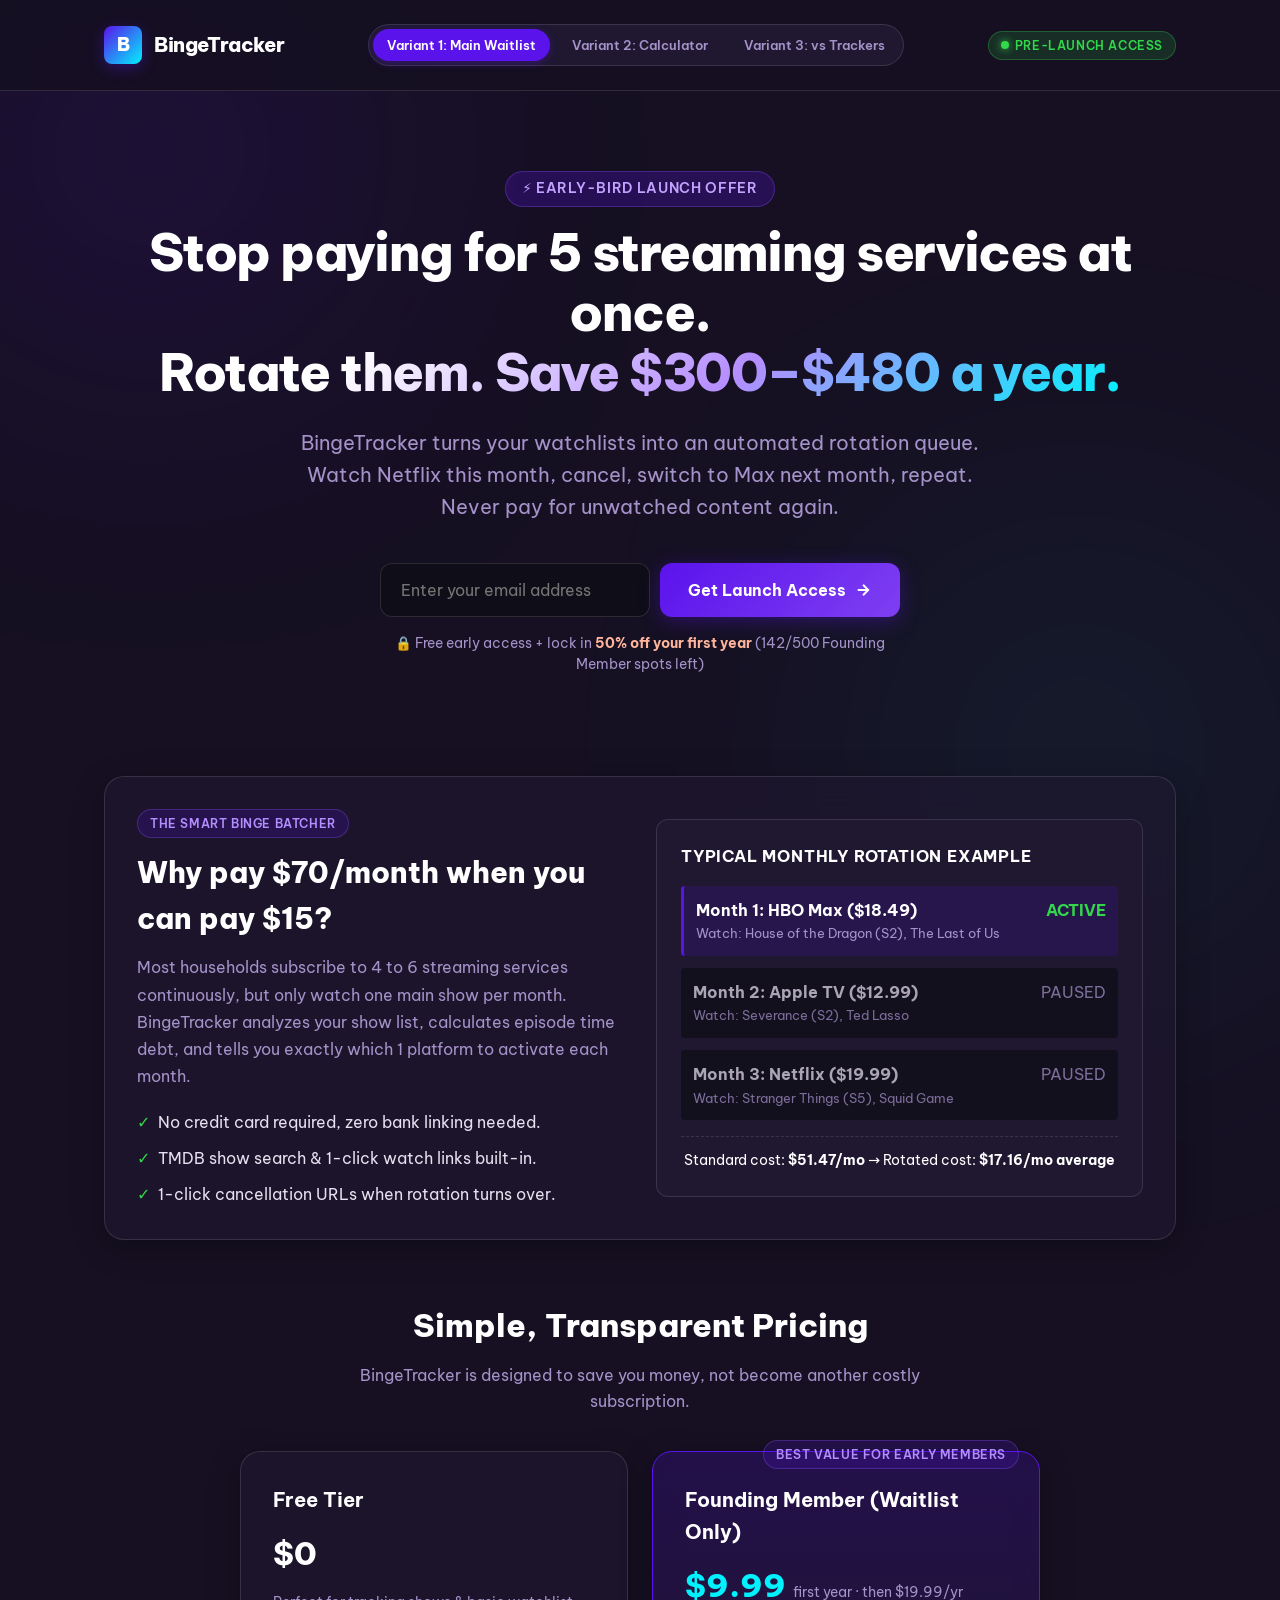
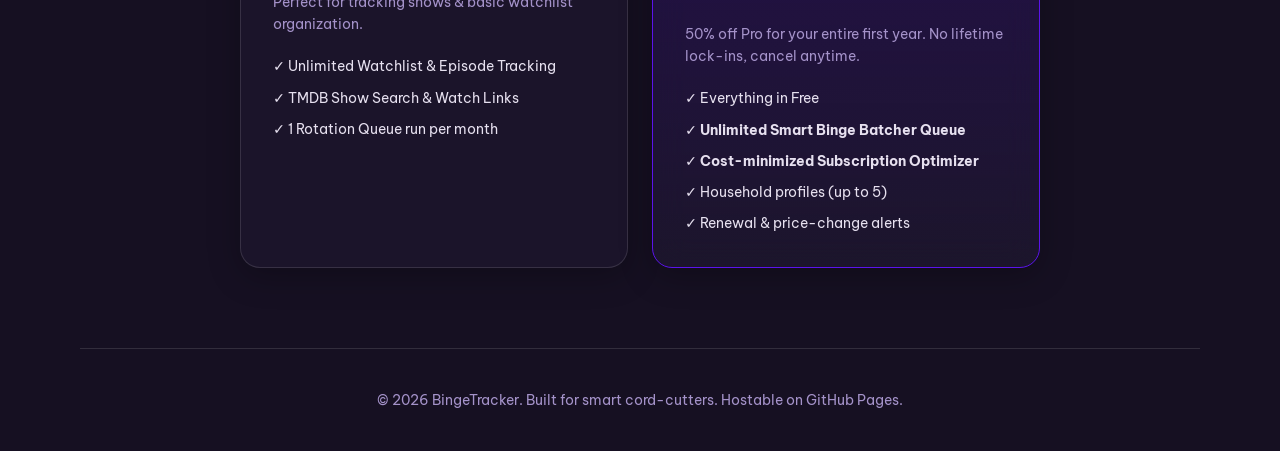
<file: index.html>
<!DOCTYPE html>
<html lang="en">
<head>
  <meta charset="UTF-8">
  <meta name="viewport" content="width=device-width, initial-scale=1.0">
  <title>BingeTracker — Stop Overpaying for Streaming. Rotate & Save $300+/Year</title>
  <meta name="description" content="Stop paying for 5 streaming services at once. BingeTracker automatically rotates your streaming subscriptions based on what you actually watch. Founding Members get 50% off their first year.">
  <link rel="stylesheet" href="shared/styles.css">
</head>
<body>

  <!-- Sticky Header with Navigation & Variant Switcher -->
  <header class="header">
    <div class="container" style="display: flex; justify-content: space-between; align-items: center;">
      <a href="index.html" class="brand">
        <div class="brand-icon">B</div>
        <span>BingeTracker</span>
      </a>

      <!-- Variant Switcher Bar for GitHub Pages testing -->
      <nav class="variant-switcher">
        <a href="index.html" class="variant-btn active">Variant 1: Main Waitlist</a>
        <a href="bleed-calculator/index.html" class="variant-btn">Variant 2: Calculator</a>
        <a href="vs-rocket-money/index.html" class="variant-btn">Variant 3: vs Trackers</a>
      </nav>

      <div class="badge badge-live">
        <span class="pulse-dot"></span>
        <span>Pre-Launch Access</span>
      </div>
    </div>
  </header>

  <main class="container">

    <!-- Hero Section -->
    <section class="hero">
      <div style="margin-bottom: 16px;">
        <span class="badge" style="background: rgba(91, 19, 236, 0.25); color: #C4A2FF; font-size: 0.85rem; padding: 6px 16px;">
          ⚡ Early-Bird Launch Offer
        </span>
      </div>

      <h1 class="hero-title">
        Stop paying for 5 streaming services at once.<br>
        <span class="gradient-text">Rotate them. Save $300–$480 a year.</span>
      </h1>

      <p class="hero-subtitle">
        BingeTracker turns your watchlists into an automated rotation queue. Watch Netflix this month, cancel, switch to Max next month, repeat. Never pay for unwatched content again.
      </p>

      <!-- Form Container -->
      <div class="form-container" style="max-width: 540px; margin: 0 auto;">
        
        <form class="waitlist-form js-waitlist-form" data-variant="main_early_bird">
          <div class="form-group">
            <input type="email" class="input-email" placeholder="Enter your email address" required aria-label="Email address">
            <button type="submit" class="btn-submit">
              Get Launch Access
              <svg width="18" height="18" viewBox="0 0 24 24" fill="none" stroke="currentColor" stroke-width="2.5"><path d="M5 12h14M12 5l7 7-7 7"/></svg>
            </button>
          </div>
          <div class="form-hint">
            <span>🔒 Free early access + lock in <strong style="color: #FFB59B;">50% off your first year</strong> (<span class="js-spots-count">142</span>/500 Founding Member spots left)</span>
          </div>
        </form>

        <div class="form-success">
          <h3 style="font-size: 1.2rem; margin-bottom: 6px; color: #fff;">🎉 You're on the Founding Member list!</h3>
          <p style="font-size: 0.95rem; color: var(--text-muted);">
            We've locked in your <strong>50%-off-first-year Founding Member deal</strong>. Check your email when launch day arrives!
          </p>
        </div>

      </div>
    </section>

    <!-- Value Hook Card -->
    <section style="margin-top: 40px;">
      <div class="glass-card" style="display: grid; grid-template-columns: repeat(auto-fit, minmax(300px, 1fr)); gap: 32px; align-items: center;">
        <div>
          <span class="badge" style="margin-bottom: 12px;">The Smart Binge Batcher</span>
          <h2 style="font-size: 1.8rem; font-weight: 800; color: #fff; margin-bottom: 12px;">
            Why pay $70/month when you can pay $15?
          </h2>
          <p style="color: var(--text-muted); line-height: 1.7; margin-bottom: 20px;">
            Most households subscribe to 4 to 6 streaming services continuously, but only watch one main show per month. BingeTracker analyzes your show list, calculates episode time debt, and tells you exactly which 1 platform to activate each month.
          </p>
          <ul style="list-style: none; display: flex; flex-direction: column; gap: 10px; color: var(--text);">
            <li style="display: flex; align-items: center; gap: 8px;">
              <span class="check-icon">✓</span> No credit card required, zero bank linking needed.
            </li>
            <li style="display: flex; align-items: center; gap: 8px;">
              <span class="check-icon">✓</span> TMDB show search & 1-click watch links built-in.
            </li>
            <li style="display: flex; align-items: center; gap: 8px;">
              <span class="check-icon">✓</span> 1-click cancellation URLs when rotation turns over.
            </li>
          </ul>
        </div>

        <div style="background: var(--surface-low); border: 1px solid var(--border); border-radius: var(--radius-md); padding: 24px;">
          <h3 style="font-size: 1rem; color: var(--text-strong); text-transform: uppercase; letter-spacing: 0.05em; margin-bottom: 16px;">
            Typical Monthly Rotation Example
          </h3>
          <div style="display: flex; flex-direction: column; gap: 12px;">
            <div style="display: flex; justify-content: space-between; padding: 12px; background: rgba(91, 19, 236, 0.15); border-left: 3px solid var(--primary); border-radius: 4px;">
              <div>
                <strong style="color: #fff;">Month 1: HBO Max ($18.49)</strong>
                <div style="font-size: 0.8rem; color: var(--text-muted);">Watch: House of the Dragon (S2), The Last of Us</div>
              </div>
              <span style="color: var(--success); font-weight: 700;">ACTIVE</span>
            </div>
            <div style="display: flex; justify-content: space-between; padding: 12px; background: var(--surface-lowest); border-radius: 4px; opacity: 0.7;">
              <div>
                <strong>Month 2: Apple TV ($12.99)</strong>
                <div style="font-size: 0.8rem; color: var(--text-muted);">Watch: Severance (S2), Ted Lasso</div>
              </div>
              <span style="color: var(--text-muted);">PAUSED</span>
            </div>
            <div style="display: flex; justify-content: space-between; padding: 12px; background: var(--surface-lowest); border-radius: 4px; opacity: 0.7;">
              <div>
                <strong>Month 3: Netflix ($19.99)</strong>
                <div style="font-size: 0.8rem; color: var(--text-muted);">Watch: Stranger Things (S5), Squid Game</div>
              </div>
              <span style="color: var(--text-muted);">PAUSED</span>
            </div>
          </div>
          <div style="margin-top: 16px; text-align: center; padding-top: 12px; border-top: 1px dashed var(--border); font-size: 0.9rem; color: var(--text-strong);">
            Standard cost: <strong>$51.47/mo</strong> → Rotated cost: <strong>$17.16/mo average</strong>
          </div>
        </div>
      </div>
    </section>

    <!-- Pricing Strategy & Tier Guarantee -->
    <section style="margin-top: 60px; text-align: center;">
      <h2 style="font-size: 2rem; font-weight: 800; color: #fff; margin-bottom: 12px;">
        Simple, Transparent Pricing
      </h2>
      <p style="color: var(--text-muted); max-width: 600px; margin: 0 auto 36px;">
        BingeTracker is designed to save you money, not become another costly subscription.
      </p>

      <div style="display: grid; grid-template-columns: repeat(auto-fit, minmax(280px, 1fr)); gap: 24px; max-width: 800px; margin: 0 auto;">
        
        <!-- Free Tier Card -->
        <div class="glass-card" style="text-align: left;">
          <h3 style="font-size: 1.25rem; color: #fff;">Free Tier</h3>
          <div style="font-size: 2rem; font-weight: 800; color: #fff; margin: 12px 0;">$0</div>
          <p style="font-size: 0.875rem; color: var(--text-muted); margin-bottom: 20px;">Perfect for tracking shows & basic watchlist organization.</p>
          <ul style="list-style: none; font-size: 0.9rem; display: flex; flex-direction: column; gap: 8px; color: var(--text);">
            <li>✓ Unlimited Watchlist & Episode Tracking</li>
            <li>✓ TMDB Show Search & Watch Links</li>
            <li>✓ 1 Rotation Queue run per month</li>
          </ul>
        </div>

        <!-- Founding Member Deal Card -->
        <div class="glass-card" style="text-align: left; border-color: var(--primary); background: linear-gradient(180deg, rgba(91, 19, 236, 0.2), rgba(31, 24, 48, 0.7)); position: relative;">
          <div style="position: absolute; top: -12px; right: 20px;" class="badge">BEST VALUE FOR EARLY MEMBERS</div>
          <h3 style="font-size: 1.25rem; color: #fff;">Founding Member (Waitlist Only)</h3>
          <div style="font-size: 2rem; font-weight: 800; color: var(--accent-cyan); margin: 12px 0;">$9.99 <span style="font-size: 0.9rem; color: var(--text-muted); font-weight: 400;">first year · then $19.99/yr</span></div>
          <p style="font-size: 0.875rem; color: var(--text-muted); margin-bottom: 20px;">50% off Pro for your entire first year. No lifetime lock-ins, cancel anytime.</p>
          <ul style="list-style: none; font-size: 0.9rem; display: flex; flex-direction: column; gap: 8px; color: var(--text);">
            <li>✓ Everything in Free</li>
            <li>✓ <strong>Unlimited Smart Binge Batcher Queue</strong></li>
            <li>✓ <strong>Cost-minimized Subscription Optimizer</strong></li>
            <li>✓ Household profiles (up to 5)</li>
            <li>✓ Renewal & price-change alerts</li>
          </ul>
        </div>

      </div>
    </section>

  </main>

  <!-- Van Westendorp Pricing Sensitivity Modal -->
  <div class="modal-backdrop" id="pricing-survey-modal">
    <div class="modal-card">
      <button class="modal-close js-close-modal">&times;</button>
      <span class="badge" style="margin-bottom: 8px;">Help Shape BingeTracker Pricing</span>
      <h3 style="font-size: 1.35rem; font-weight: 800; color: #fff; margin-bottom: 10px;">
        Quick 30-Second Pricing Survey (Optional)
      </h3>
      <p style="font-size: 0.9rem; color: var(--text-muted); margin-bottom: 20px;">
        As a waitlist member, your feedback directly decides our final monthly subscription pricing.
      </p>

      <form id="survey-form" style="display: flex; flex-direction: column; gap: 14px;">
        <div>
          <label style="font-size: 0.85rem; color: var(--text-strong); display: block; margin-bottom: 4px;">
            1. At what monthly price would BingeTracker be so cheap you'd question its quality?
          </label>
          <input type="number" step="0.50" name="too_cheap" class="input-email" placeholder="e.g. $0.99/mo" style="width: 100%; padding: 10px 14px;">
        </div>

        <div>
          <label style="font-size: 0.85rem; color: var(--text-strong); display: block; margin-bottom: 4px;">
            2. At what monthly price would it be a great deal / bargain?
          </label>
          <input type="number" step="0.50" name="bargain" class="input-email" placeholder="e.g. $2.99/mo" style="width: 100%; padding: 10px 14px;">
        </div>

        <div>
          <label style="font-size: 0.85rem; color: var(--text-strong); display: block; margin-bottom: 4px;">
            3. At what price would it start to feel expensive, but still acceptable?
          </label>
          <input type="number" step="0.50" name="expensive" class="input-email" placeholder="e.g. $4.99/mo" style="width: 100%; padding: 10px 14px;">
        </div>

        <div>
          <label style="font-size: 0.85rem; color: var(--text-strong); display: block; margin-bottom: 4px;">
            4. At what price would it be too expensive to consider?
          </label>
          <input type="number" step="0.50" name="too_expensive" class="input-email" placeholder="e.g. $8.99/mo" style="width: 100%; padding: 10px 14px;">
        </div>

        <button type="submit" class="btn-submit" style="margin-top: 8px;">
          Submit Feedback
        </button>
      </form>
    </div>
  </div>

  <footer class="footer container">
    <p>&copy; 2026 BingeTracker. Built for smart cord-cutters. Hostable on GitHub Pages.</p>
  </footer>

  <script src="shared/waitlist-form.js"></script>
</body>
</html>
</file>
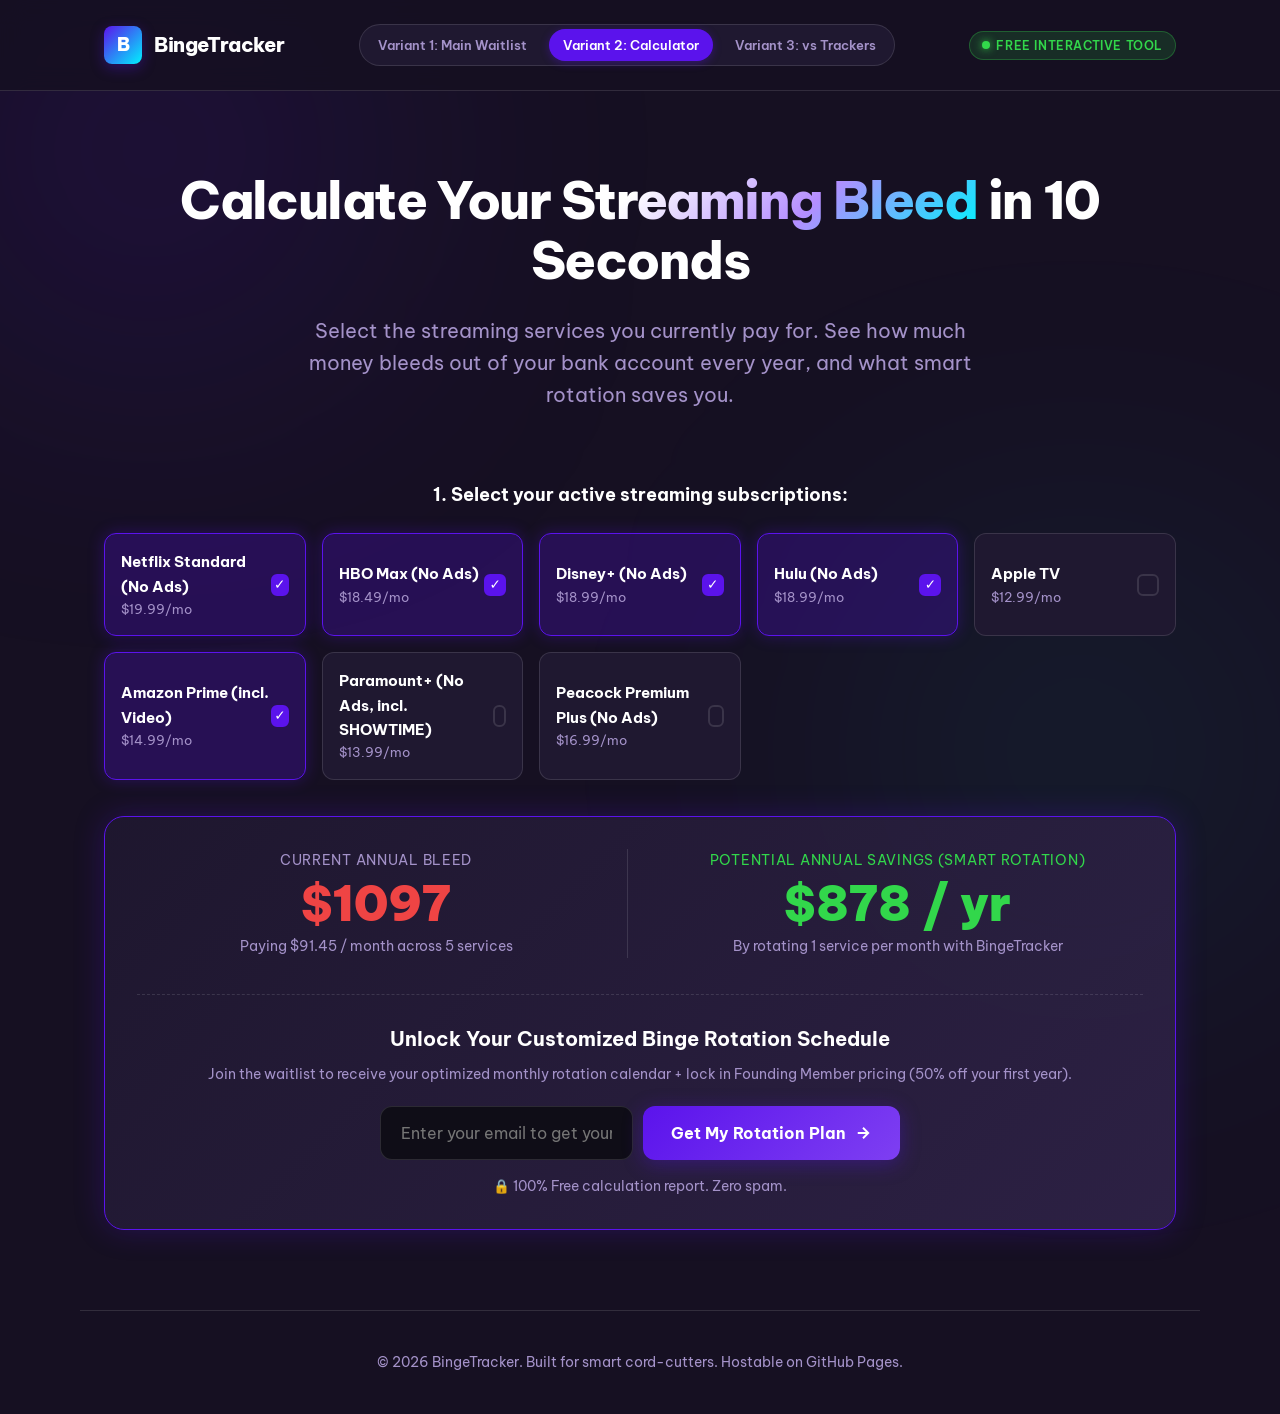
<file: bleed-calculator/index.html>
<!DOCTYPE html>
<html lang="en">
<head>
  <meta charset="UTF-8">
  <meta name="viewport" content="width=device-width, initial-scale=1.0">
  <title>Streaming Bleed Calculator — Calculate How Much You Overpay | BingeTracker</title>
  <meta name="description" content="Calculate how much money you waste paying for unused streaming services every month, and see how much smart rotation saves you.">
  <link rel="stylesheet" href="../shared/styles.css">
  <style>
    .service-grid {
      display: grid;
      grid-template-columns: repeat(auto-fill, minmax(200px, 1fr));
      gap: 16px;
      margin: 24px 0 36px;
    }
    .service-card {
      background: var(--surface-low);
      border: 1px solid var(--border);
      border-radius: var(--radius-md);
      padding: 16px;
      display: flex;
      align-items: center;
      justify-content: space-between;
      cursor: pointer;
      user-select: none;
      transition: all 0.2s ease;
    }
    .service-card:hover {
      border-color: var(--primary-light);
    }
    .service-card.selected {
      background: rgba(91, 19, 236, 0.25);
      border-color: var(--primary);
      box-shadow: 0 0 16px rgba(91, 19, 236, 0.3);
    }
    .service-info {
      display: flex;
      flex-direction: column;
    }
    .service-name {
      font-weight: 700;
      color: #fff;
      font-size: 0.95rem;
    }
    .service-price {
      font-size: 0.8rem;
      color: var(--text-muted);
    }
    .checkbox-custom {
      width: 22px;
      height: 22px;
      border-radius: 6px;
      border: 2px solid var(--border);
      display: flex;
      align-items: center;
      justify-content: center;
      font-weight: bold;
      color: #fff;
      font-size: 0.85rem;
      transition: all 0.2s ease;
    }
    .service-card.selected .checkbox-custom {
      background: var(--primary);
      border-color: var(--primary);
    }
    .calculator-results {
      background: linear-gradient(135deg, rgba(31, 24, 48, 0.9), rgba(47, 35, 72, 0.9));
      border: 1px solid var(--primary);
      border-radius: var(--radius-lg);
      padding: 32px;
      text-align: center;
      box-shadow: var(--shadow-glow);
    }
    .result-number {
      font-size: 3rem;
      font-weight: 900;
      color: var(--error);
      line-height: 1;
      margin: 8px 0;
    }
    .savings-number {
      font-size: 3rem;
      font-weight: 900;
      color: var(--success);
      line-height: 1;
      margin: 8px 0;
    }
  </style>
</head>
<body>

  <!-- Sticky Header -->
  <header class="header">
    <div class="container" style="display: flex; justify-content: space-between; align-items: center;">
      <a href="../index.html" class="brand">
        <div class="brand-icon">B</div>
        <span>BingeTracker</span>
      </a>

      <!-- Variant Switcher Bar for GitHub Pages testing -->
      <nav class="variant-switcher">
        <a href="../index.html" class="variant-btn">Variant 1: Main Waitlist</a>
        <a href="index.html" class="variant-btn active">Variant 2: Calculator</a>
        <a href="../vs-rocket-money/index.html" class="variant-btn">Variant 3: vs Trackers</a>
      </nav>

      <div class="badge badge-live">
        <span class="pulse-dot"></span>
        <span>Free Interactive Tool</span>
      </div>
    </div>
  </header>

  <main class="container">

    <!-- Hero Section -->
    <section class="hero" style="padding-bottom: 30px;">
      <h1 class="hero-title">
        Calculate Your <span class="gradient-text">Streaming Bleed</span> in 10 Seconds
      </h1>
      <p class="hero-subtitle">
        Select the streaming services you currently pay for. See how much money bleeds out of your bank account every year, and what smart rotation saves you.
      </p>
    </section>

    <!-- Interactive Selector & Calculator Section -->
    <section>
      <h3 style="font-size: 1.1rem; color: #fff; text-align: center; margin-bottom: 12px;">
        1. Select your active streaming subscriptions:
      </h3>

      <div class="service-grid" id="service-grid">
        <!-- Interactive Service Cards populated via JS -->
      </div>

      <!-- Results Panel -->
      <div class="calculator-results">
        <div style="display: grid; grid-template-columns: repeat(auto-fit, minmax(240px, 1fr)); gap: 24px; align-items: center;">
          
          <div style="border-right: 1px solid var(--border); padding-right: 12px;">
            <div style="font-size: 0.9rem; text-transform: uppercase; letter-spacing: 0.05em; color: var(--text-muted);">
              Current Annual Bleed
            </div>
            <div class="result-number" id="annual-bleed">$0</div>
            <div style="font-size: 0.85rem; color: var(--text-muted);" id="monthly-bleed">
              Paying $0.00 / month across 0 services
            </div>
          </div>

          <div>
            <div style="font-size: 0.9rem; text-transform: uppercase; letter-spacing: 0.05em; color: var(--success);">
              Potential Annual Savings (Smart Rotation)
            </div>
            <div class="savings-number" id="annual-savings">$0</div>
            <div style="font-size: 0.85rem; color: var(--text-muted);" id="savings-breakdown">
              By rotating 1 service per month with BingeTracker
            </div>
          </div>

        </div>

        <!-- Email Gate Section -->
        <div style="margin-top: 36px; padding-top: 28px; border-top: 1px dashed var(--border);" class="form-container">
          <h3 style="font-size: 1.25rem; font-weight: 700; color: #fff; margin-bottom: 8px;">
            Unlock Your Customized Binge Rotation Schedule
          </h3>
          <p style="font-size: 0.9rem; color: var(--text-muted); margin-bottom: 20px;">
            Join the waitlist to receive your optimized monthly rotation calendar + lock in Founding Member pricing (50% off your first year).
          </p>

          <form class="waitlist-form js-waitlist-form" data-variant="calculator_gate">
            <div class="form-group">
              <input type="email" class="input-email" placeholder="Enter your email to get your schedule" required aria-label="Email address">
              <button type="submit" class="btn-submit">
                Get My Rotation Plan
                <svg width="18" height="18" viewBox="0 0 24 24" fill="none" stroke="currentColor" stroke-width="2.5"><path d="M5 12h14M12 5l7 7-7 7"/></svg>
              </button>
            </div>
            <div class="form-hint">
              <span>🔒 100% Free calculation report. Zero spam.</span>
            </div>
          </form>

          <div class="form-success">
            <h3 style="font-size: 1.2rem; margin-bottom: 6px; color: #fff;">🎉 Schedule request received!</h3>
            <p style="font-size: 0.95rem; color: var(--text-muted);">
              We've saved your calculated <strong><span id="saved-amount-text">$300+</span> annual savings plan</strong> and assigned your early-bird spot!
            </p>
          </div>
        </div>

      </div>
    </section>

  </main>

  <footer class="footer container">
    <p>&copy; 2026 BingeTracker. Built for smart cord-cutters. Hostable on GitHub Pages.</p>
  </footer>

  <script src="../shared/waitlist-form.js"></script>
  <script>
    // Interactive Calculator Script
    // Prices verified Aug 2026 (US, ad-free standard tier): streaming-wars tracker (Jul 2026),
    // Decider (Aug 2026), PCMag (Mar 2026), subscriptionpriceguide.com (Jul 2026)
    const SERVICES = [
      { id: 'netflix', name: 'Netflix Standard (No Ads)', price: 19.99, defaultSelected: true },
      { id: 'max', name: 'HBO Max (No Ads)', price: 18.49, defaultSelected: true },
      { id: 'disney', name: 'Disney+ (No Ads)', price: 18.99, defaultSelected: true },
      { id: 'hulu', name: 'Hulu (No Ads)', price: 18.99, defaultSelected: true },
      { id: 'apple', name: 'Apple TV', price: 12.99, defaultSelected: false },
      { id: 'prime', name: 'Amazon Prime (incl. Video)', price: 14.99, defaultSelected: true },
      { id: 'paramount', name: 'Paramount+ (No Ads, incl. SHOWTIME)', price: 13.99, defaultSelected: false },
      { id: 'peacock', name: 'Peacock Premium Plus (No Ads)', price: 16.99, defaultSelected: false }
    ];

    const state = new Set(SERVICES.filter(s => s.defaultSelected).map(s => s.id));

    function renderServices() {
      const grid = document.getElementById('service-grid');
      grid.innerHTML = '';

      SERVICES.forEach(service => {
        const isSelected = state.has(service.id);
        const card = document.createElement('div');
        card.className = `service-card ${isSelected ? 'selected' : ''}`;
        card.onclick = () => toggleService(service.id);

        card.innerHTML = `
          <div class="service-info">
            <span class="service-name">${service.name}</span>
            <span class="service-price">$${service.price.toFixed(2)}/mo</span>
          </div>
          <div class="checkbox-custom">${isSelected ? '✓' : ''}</div>
        `;

        grid.appendChild(card);
      });

      calculateTotals();
    }

    function toggleService(id) {
      if (state.has(id)) {
        state.delete(id);
      } else {
        state.add(id);
      }
      renderServices();
    }

    function calculateTotals() {
      const selectedServices = SERVICES.filter(s => state.has(s.id));
      const monthlyTotal = selectedServices.reduce((sum, s) => sum + s.price, 0);
      const annualBleed = monthlyTotal * 12;

      // Average single rotated service cost is ~$13.50/mo ($162/yr)
      const avgRotatedAnnual = selectedServices.length > 0 ? (monthlyTotal / Math.max(1, selectedServices.length)) * 12 : 0;
      const annualSavings = Math.max(0, annualBleed - avgRotatedAnnual);

      document.getElementById('annual-bleed').textContent = `$${annualBleed.toFixed(0)}`;
      document.getElementById('monthly-bleed').textContent = `Paying $${monthlyTotal.toFixed(2)} / month across ${selectedServices.length} services`;
      document.getElementById('annual-savings').textContent = `$${annualSavings.toFixed(0)} / yr`;

      const savedText = document.getElementById('saved-amount-text');
      if (savedText) savedText.textContent = `$${annualSavings.toFixed(0)}/yr`;
    }

    document.addEventListener('DOMContentLoaded', renderServices);
  </script>
</body>
</html>
</file>
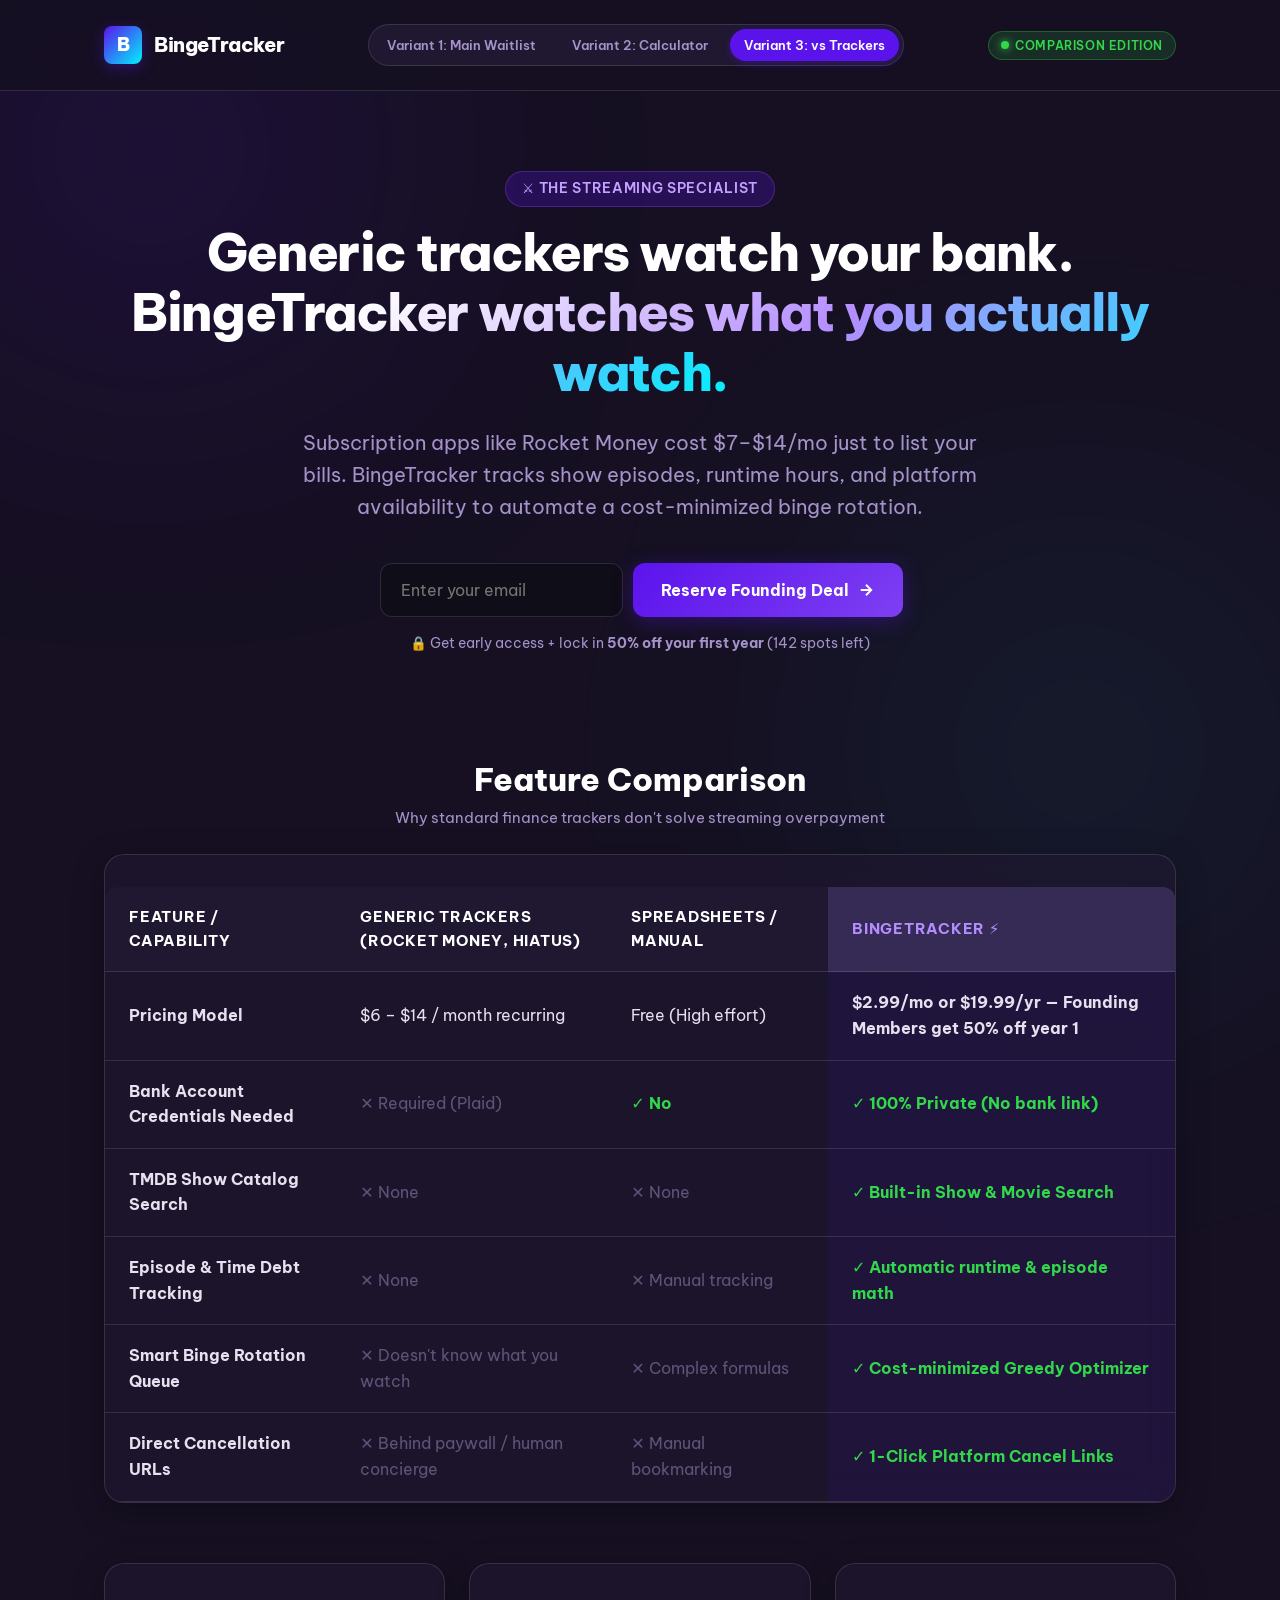
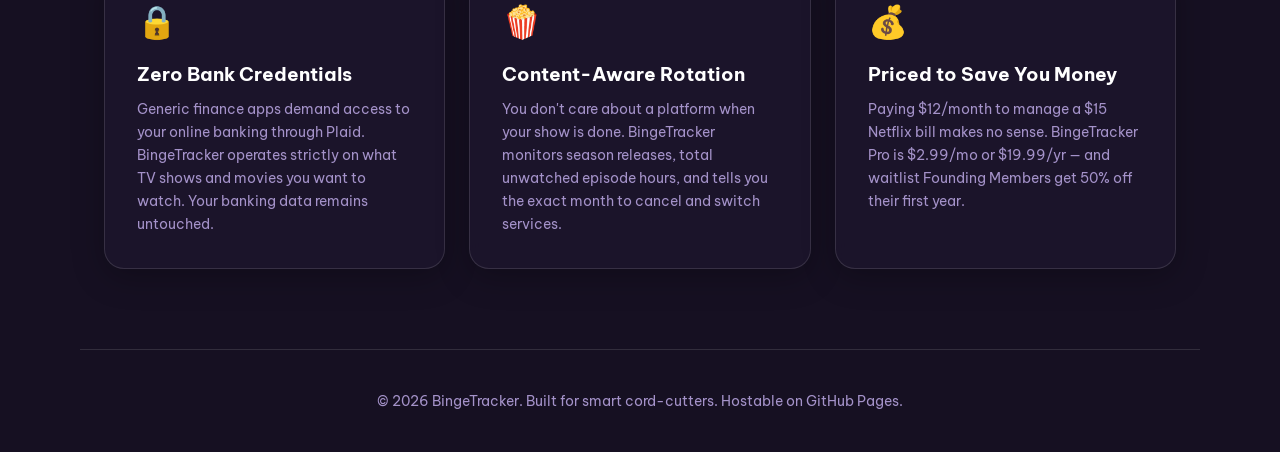
<file: vs-rocket-money/index.html>
<!DOCTYPE html>
<html lang="en">
<head>
  <meta charset="UTF-8">
  <meta name="viewport" content="width=device-width, initial-scale=1.0">
  <title>BingeTracker vs Generic Subscription Trackers — Rocket Money Alternative</title>
  <meta name="description" content="Why generic subscription trackers fail at streaming. BingeTracker is the only streaming optimizer built to batch watchlists and automate rotation.">
  <link rel="stylesheet" href="../shared/styles.css">
</head>
<body>

  <!-- Sticky Header -->
  <header class="header">
    <div class="container" style="display: flex; justify-content: space-between; align-items: center;">
      <a href="../index.html" class="brand">
        <div class="brand-icon">B</div>
        <span>BingeTracker</span>
      </a>

      <!-- Variant Switcher Bar for GitHub Pages testing -->
      <nav class="variant-switcher">
        <a href="../index.html" class="variant-btn">Variant 1: Main Waitlist</a>
        <a href="../bleed-calculator/index.html" class="variant-btn">Variant 2: Calculator</a>
        <a href="index.html" class="variant-btn active">Variant 3: vs Trackers</a>
      </nav>

      <div class="badge badge-live">
        <span class="pulse-dot"></span>
        <span>Comparison Edition</span>
      </div>
    </div>
  </header>

  <main class="container">

    <!-- Hero Section -->
    <section class="hero">
      <div style="margin-bottom: 16px;">
        <span class="badge" style="background: rgba(91, 19, 236, 0.25); color: #C4A2FF; font-size: 0.85rem; padding: 6px 16px;">
          ⚔️ The Streaming Specialist
        </span>
      </div>

      <h1 class="hero-title">
        Generic trackers watch your bank.<br>
        <span class="gradient-text">BingeTracker watches what you actually watch.</span>
      </h1>

      <p class="hero-subtitle">
        Subscription apps like Rocket Money cost $7–$14/mo just to list your bills. BingeTracker tracks show episodes, runtime hours, and platform availability to automate a cost-minimized binge rotation.
      </p>

      <!-- Email Capture Form -->
      <div class="form-container" style="max-width: 520px; margin: 0 auto;">
        <form class="waitlist-form js-waitlist-form" data-variant="comparison_rocket_money">
          <div class="form-group">
            <input type="email" class="input-email" placeholder="Enter your email" required aria-label="Email address">
            <button type="submit" class="btn-submit">
              Reserve Founding Deal
              <svg width="18" height="18" viewBox="0 0 24 24" fill="none" stroke="currentColor" stroke-width="2.5"><path d="M5 12h14M12 5l7 7-7 7"/></svg>
            </button>
          </div>
          <div class="form-hint">
            <span>🔒 Get early access + lock in <strong>50% off your first year</strong> (<span class="js-spots-count">142</span> spots left)</span>
          </div>
        </form>

        <div class="form-success">
          <h3 style="font-size: 1.2rem; margin-bottom: 6px; color: #fff;">🎉 Founding Member Spot Reserved!</h3>
          <p style="font-size: 0.95rem; color: var(--text-muted);">
            We've saved your spot. You'll be first to get BingeTracker Pro at <strong>50% off your first year</strong> when launch opens!
          </p>
        </div>
      </div>
    </section>

    <!-- Side-by-Side Comparison Table Section -->
    <section style="margin-top: 40px;">
      <div style="text-align: center; margin-bottom: 24px;">
        <h2 style="font-size: 2rem; font-weight: 800; color: #fff;">
          Feature Comparison
        </h2>
        <p style="color: var(--text-muted); font-size: 0.95rem;">
          Why standard finance trackers don't solve streaming overpayment
        </p>
      </div>

      <div class="glass-card" style="padding: 0; overflow: hidden;">
        <table class="compare-table">
          <thead>
            <tr>
              <th>Feature / Capability</th>
              <th>Generic Trackers (Rocket Money, Hiatus)</th>
              <th>Spreadsheets / Manual</th>
              <th>BingeTracker ⚡</th>
            </tr>
          </thead>
          <tbody>
            <tr>
              <td><strong>Pricing Model</strong></td>
              <td>$6 – $14 / month recurring</td>
              <td>Free (High effort)</td>
              <td><strong>$2.99/mo or $19.99/yr — Founding Members get 50% off year 1</strong></td>
            </tr>
            <tr>
              <td><strong>Bank Account Credentials Needed</strong></td>
              <td><span class="cross-icon">✕ Required (Plaid)</span></td>
              <td><span class="check-icon">✓ No</span></td>
              <td><span class="check-icon">✓ 100% Private (No bank link)</span></td>
            </tr>
            <tr>
              <td><strong>TMDB Show Catalog Search</strong></td>
              <td><span class="cross-icon">✕ None</span></td>
              <td><span class="cross-icon">✕ None</span></td>
              <td><span class="check-icon">✓ Built-in Show & Movie Search</span></td>
            </tr>
            <tr>
              <td><strong>Episode & Time Debt Tracking</strong></td>
              <td><span class="cross-icon">✕ None</span></td>
              <td><span class="cross-icon">✕ Manual tracking</span></td>
              <td><span class="check-icon">✓ Automatic runtime & episode math</span></td>
            </tr>
            <tr>
              <td><strong>Smart Binge Rotation Queue</strong></td>
              <td><span class="cross-icon">✕ Doesn't know what you watch</span></td>
              <td><span class="cross-icon">✕ Complex formulas</span></td>
              <td><span class="check-icon">✓ Cost-minimized Greedy Optimizer</span></td>
            </tr>
            <tr>
              <td><strong>Direct Cancellation URLs</strong></td>
              <td><span class="cross-icon">✕ Behind paywall / human concierge</span></td>
              <td><span class="cross-icon">✕ Manual bookmarking</span></td>
              <td><span class="check-icon">✓ 1-Click Platform Cancel Links</span></td>
            </tr>
          </tbody>
        </table>
      </div>
    </section>

    <!-- Why Specialized Streaming Tracker Win Section -->
    <section style="margin-top: 60px;">
      <div style="display: grid; grid-template-columns: repeat(auto-fit, minmax(300px, 1fr)); gap: 24px;">
        
        <div class="glass-card">
          <div style="font-size: 2rem; margin-bottom: 12px;">🔒</div>
          <h3 style="font-size: 1.2rem; color: #fff; margin-bottom: 8px;">Zero Bank Credentials</h3>
          <p style="font-size: 0.9rem; color: var(--text-muted); line-height: 1.6;">
            Generic finance apps demand access to your online banking through Plaid. BingeTracker operates strictly on what TV shows and movies you want to watch. Your banking data remains untouched.
          </p>
        </div>

        <div class="glass-card">
          <div style="font-size: 2rem; margin-bottom: 12px;">🍿</div>
          <h3 style="font-size: 1.2rem; color: #fff; margin-bottom: 8px;">Content-Aware Rotation</h3>
          <p style="font-size: 0.9rem; color: var(--text-muted); line-height: 1.6;">
            You don't care about a platform when your show is done. BingeTracker monitors season releases, total unwatched episode hours, and tells you the exact month to cancel and switch services.
          </p>
        </div>

        <div class="glass-card">
          <div style="font-size: 2rem; margin-bottom: 12px;">💰</div>
          <h3 style="font-size: 1.2rem; color: #fff; margin-bottom: 8px;">Priced to Save You Money</h3>
          <p style="font-size: 0.9rem; color: var(--text-muted); line-height: 1.6;">
            Paying $12/month to manage a $15 Netflix bill makes no sense. BingeTracker Pro is $2.99/mo or $19.99/yr — and waitlist Founding Members get 50% off their first year.
          </p>
        </div>

      </div>
    </section>

  </main>

  <footer class="footer container">
    <p>&copy; 2026 BingeTracker. Built for smart cord-cutters. Hostable on GitHub Pages.</p>
  </footer>

  <script src="../shared/waitlist-form.js"></script>
</body>
</html>
</file>
<file: shared/styles.css>
/* BingeTracker Landing Pages - Shared Design System (GitHub Pages Static) */
@import url('https://fonts.googleapis.com/css2?family=Be+Vietnam+Pro:wght@300;400;500;600;700;800;900&display=swap');

:root {
  --bg: #161022;
  --surface-lowest: #0F0D17;
  --surface-low: #1F1830;
  --surface: #2F2348;
  --surface-high: #362B55;
  --surface-highest: #413466;
  --primary: #5B13EC;
  --primary-glow: rgba(91, 19, 236, 0.35);
  --primary-light: #7E3FF2;
  --accent-cyan: #00F2FE;
  --accent-pink: #FF0844;
  --text: #E6E0EF;
  --text-strong: #FFFFFF;
  --text-muted: #A492C9;
  --border: rgba(255, 255, 255, 0.12);
  --border-focus: rgba(91, 19, 236, 0.6);
  --success: #32D74B;
  --warning: #FFB59B;
  --error: #EF4444;
  --radius-sm: 8px;
  --radius-md: 12px;
  --radius-lg: 20px;
  --radius-full: 9999px;
  --font-family: 'Be Vietnam Pro', system-ui, -apple-system, sans-serif;
  --shadow-glow: 0 0 30px rgba(91, 19, 236, 0.25);
  --glass-bg: rgba(31, 24, 48, 0.65);
  --glass-border: rgba(255, 255, 255, 0.12);
}

*, *::before, *::after {
  box-sizing: border-box;
  margin: 0;
  padding: 0;
}

html {
  font-size: 16px;
  scroll-behavior: smooth;
}

body {
  background-color: var(--bg);
  color: var(--text);
  font-family: var(--font-family);
  line-height: 1.6;
  min-height: 100vh;
  overflow-x: hidden;
  position: relative;
  -webkit-font-smoothing: antialiased;
}

/* Background Atmospheric Glows */
body::before, body::after {
  content: '';
  position: fixed;
  border-radius: 50%;
  filter: blur(140px);
  z-index: -1;
  pointer-events: none;
}

body::before {
  width: 500px;
  height: 500px;
  top: -100px;
  left: -100px;
  background: radial-gradient(circle, var(--primary-glow) 0%, rgba(0,0,0,0) 70%);
}

body::after {
  width: 600px;
  height: 600px;
  bottom: -150px;
  right: -100px;
  background: radial-gradient(circle, rgba(0, 242, 254, 0.12) 0%, rgba(0,0,0,0) 70%);
}

.container {
  width: 100%;
  max-width: 1120px;
  margin: 0 auto;
  padding: 0 24px;
}

/* Header & Nav */
.header {
  padding: 24px 0;
  display: flex;
  justify-content: space-between;
  align-items: center;
  border-bottom: 1px solid var(--border);
  backdrop-filter: blur(12px);
  position: sticky;
  top: 0;
  z-index: 100;
  background: rgba(22, 16, 34, 0.85);
}

.brand {
  display: flex;
  align-items: center;
  gap: 12px;
  text-decoration: none;
  color: var(--text-strong);
  font-weight: 800;
  font-size: 1.25rem;
  letter-spacing: -0.02em;
}

.brand-icon {
  width: 38px;
  height: 38px;
  border-radius: var(--radius-sm);
  background: linear-gradient(135deg, var(--primary), var(--accent-cyan));
  display: flex;
  align-items: center;
  justify-content: center;
  color: #fff;
  font-weight: 900;
  font-size: 1.1rem;
  box-shadow: 0 4px 14px var(--primary-glow);
}

.badge {
  display: inline-flex;
  align-items: center;
  gap: 6px;
  padding: 4px 12px;
  border-radius: var(--radius-full);
  font-size: 0.75rem;
  font-weight: 600;
  text-transform: uppercase;
  letter-spacing: 0.05em;
  background: rgba(91, 19, 236, 0.18);
  color: #B48DFF;
  border: 1px solid rgba(147, 88, 255, 0.3);
}

.badge-live {
  background: rgba(50, 215, 75, 0.15);
  color: var(--success);
  border-color: rgba(50, 215, 75, 0.3);
}

.pulse-dot {
  width: 8px;
  height: 8px;
  border-radius: 50%;
  background-color: var(--success);
  box-shadow: 0 0 8px var(--success);
  animation: pulse 2s infinite;
}

@keyframes pulse {
  0% { transform: scale(0.95); opacity: 0.8; }
  50% { transform: scale(1.2); opacity: 1; }
  100% { transform: scale(0.95); opacity: 0.8; }
}

/* Variant Switcher Pill Bar (For Pre-Launch Testing) */
.variant-switcher {
  display: flex;
  gap: 8px;
  background: var(--surface-low);
  padding: 4px;
  border-radius: var(--radius-full);
  border: 1px solid var(--border);
}

.variant-btn {
  padding: 6px 14px;
  font-size: 0.8rem;
  font-weight: 600;
  color: var(--text-muted);
  text-decoration: none;
  border-radius: var(--radius-full);
  transition: all 0.2s ease;
}

.variant-btn.active, .variant-btn:hover {
  color: var(--text-strong);
  background: var(--surface-high);
}

.variant-btn.active {
  background: var(--primary);
  box-shadow: 0 2px 8px var(--primary-glow);
}

/* Glassmorphism Cards */
.glass-card {
  background: var(--glass-bg);
  backdrop-filter: blur(16px);
  -webkit-backdrop-filter: blur(16px);
  border: 1px solid var(--glass-border);
  border-radius: var(--radius-lg);
  padding: 32px;
  box-shadow: 0 8px 32px rgba(0, 0, 0, 0.25);
  transition: transform 0.2s ease, border-color 0.2s ease;
}

.glass-card:hover {
  border-color: rgba(255, 255, 255, 0.2);
}

/* Hero Section */
.hero {
  padding: 80px 0 60px;
  text-align: center;
}

.hero-title {
  font-size: 3.25rem;
  font-weight: 800;
  line-height: 1.15;
  letter-spacing: -0.03em;
  color: var(--text-strong);
  margin-bottom: 24px;
}

.hero-title .gradient-text {
  background: linear-gradient(135deg, #FFFFFF 20%, #B48DFF 60%, var(--accent-cyan) 100%);
  -webkit-background-clip: text;
  -webkit-text-fill-color: transparent;
}

.hero-subtitle {
  font-size: 1.25rem;
  color: var(--text-muted);
  max-width: 680px;
  margin: 0 auto 40px;
  font-weight: 400;
}

/* Forms & Inputs */
.waitlist-form {
  display: flex;
  flex-direction: column;
  gap: 16px;
  max-width: 520px;
  margin: 0 auto;
}

.form-group {
  display: flex;
  gap: 10px;
  position: relative;
}

.input-email {
  flex: 1;
  background: var(--surface-lowest);
  border: 1px solid var(--border);
  border-radius: var(--radius-md);
  padding: 16px 20px;
  font-family: inherit;
  font-size: 1rem;
  color: var(--text-strong);
  outline: none;
  transition: all 0.2s ease;
}

.input-email:focus {
  border-color: var(--primary);
  box-shadow: 0 0 0 3px rgba(91, 19, 236, 0.25);
}

.btn-submit {
  background: linear-gradient(135deg, var(--primary) 0%, var(--primary-light) 100%);
  color: #fff;
  border: none;
  border-radius: var(--radius-md);
  padding: 16px 28px;
  font-family: inherit;
  font-size: 1rem;
  font-weight: 700;
  cursor: pointer;
  white-space: nowrap;
  box-shadow: 0 4px 20px var(--primary-glow);
  transition: all 0.2s ease;
  display: inline-flex;
  align-items: center;
  justify-content: center;
  gap: 8px;
}

.btn-submit:hover {
  transform: translateY(-2px);
  box-shadow: 0 6px 24px rgba(91, 19, 236, 0.45);
}

.btn-submit:active {
  transform: translateY(0);
}

.form-hint {
  font-size: 0.85rem;
  color: var(--text-muted);
  display: flex;
  align-items: center;
  justify-content: center;
  gap: 6px;
}

.form-success {
  background: rgba(50, 215, 75, 0.15);
  border: 1px solid rgba(50, 215, 75, 0.3);
  color: #64E77A;
  padding: 20px;
  border-radius: var(--radius-md);
  text-align: center;
  font-weight: 600;
  display: none;
}

/* Modal for Van Westendorp Pricing Survey */
.modal-backdrop {
  position: fixed;
  inset: 0;
  background: rgba(15, 13, 23, 0.85);
  backdrop-filter: blur(8px);
  z-index: 200;
  display: none;
  align-items: center;
  justify-content: center;
  padding: 20px;
}

.modal-backdrop.active {
  display: flex;
}

.modal-card {
  width: 100%;
  max-width: 580px;
  background: var(--surface-low);
  border: 1px solid var(--border);
  border-radius: var(--radius-lg);
  padding: 36px;
  box-shadow: 0 20px 50px rgba(0,0,0,0.5);
  position: relative;
}

.modal-close {
  position: absolute;
  top: 20px;
  right: 20px;
  background: none;
  border: none;
  color: var(--text-muted);
  font-size: 1.5rem;
  cursor: pointer;
}

.modal-close:hover {
  color: var(--text-strong);
}

/* Feature Matrix & Tables */
.compare-table {
  width: 100%;
  border-collapse: separate;
  border-spacing: 0;
  margin-top: 32px;
}

.compare-table th, .compare-table td {
  padding: 18px 24px;
  text-align: left;
  border-bottom: 1px solid var(--border);
}

.compare-table th {
  background: var(--surface-low);
  color: var(--text-strong);
  font-weight: 700;
  font-size: 0.95rem;
  text-transform: uppercase;
  letter-spacing: 0.05em;
}

.compare-table th:first-child {
  border-top-left-radius: var(--radius-md);
}

.compare-table th:last-child {
  border-top-right-radius: var(--radius-md);
  background: var(--surface-high);
  color: #B48DFF;
}

.compare-table td:last-child {
  background: rgba(91, 19, 236, 0.08);
  font-weight: 600;
}

.check-icon {
  color: var(--success);
  font-weight: bold;
}

.cross-icon {
  color: var(--text-muted);
  opacity: 0.5;
}

/* Footer */
.footer {
  padding: 40px 0;
  border-top: 1px solid var(--border);
  margin-top: 80px;
  text-align: center;
  color: var(--text-muted);
  font-size: 0.875rem;
}

/* Responsive */
@media (max-width: 768px) {
  .hero-title {
    font-size: 2.25rem;
  }
  .form-group {
    flex-direction: column;
  }
  .header {
    flex-direction: column;
    gap: 16px;
  }
  .compare-table th, .compare-table td {
    padding: 12px 14px;
    font-size: 0.85rem;
  }
}
</file>
